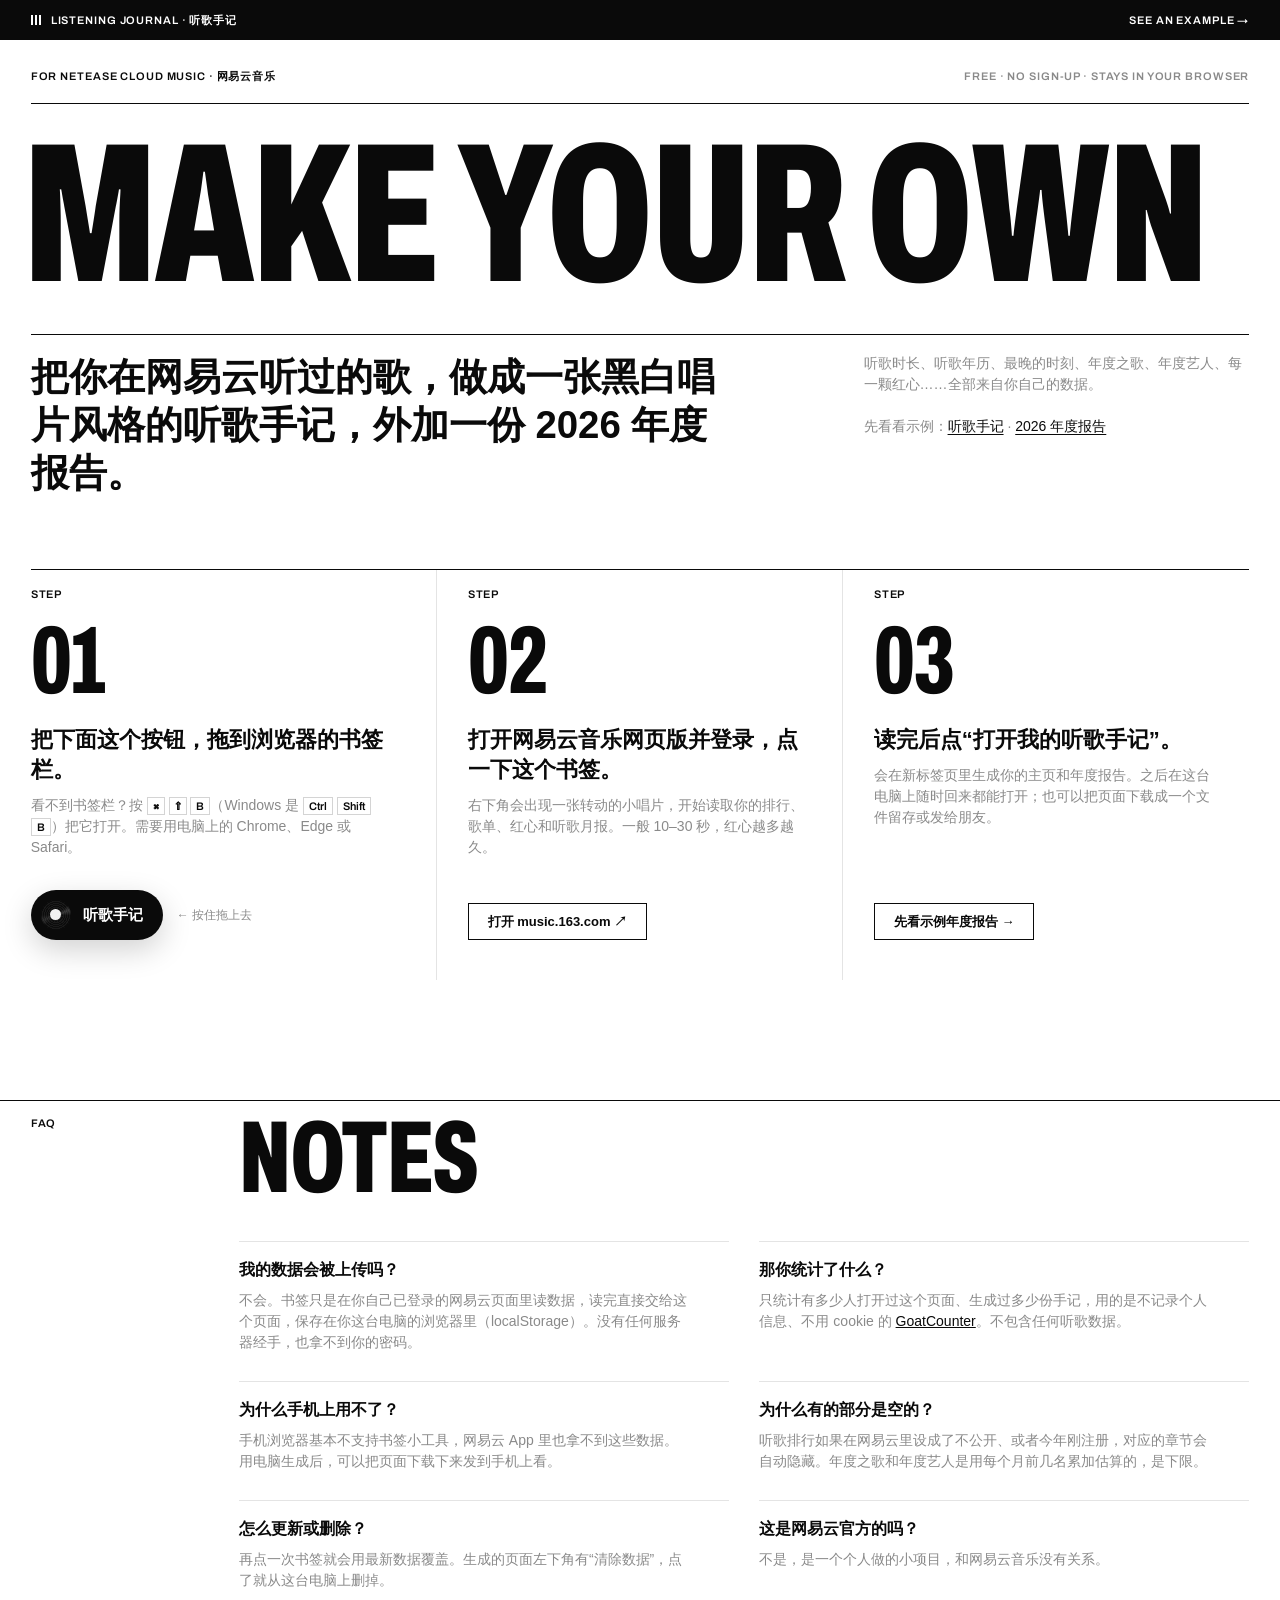
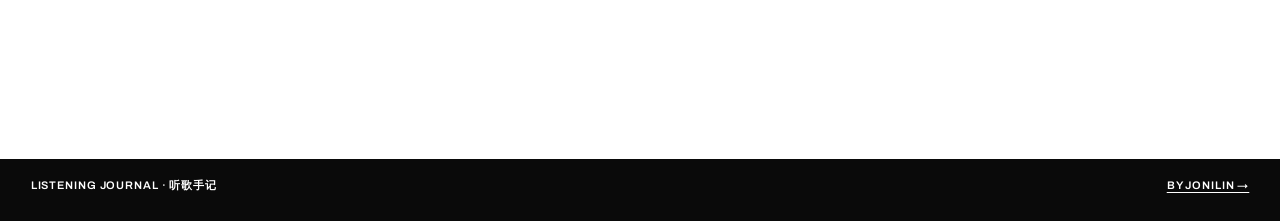
<file: make/index.html>
<!doctype html>
<html lang="zh-CN">
<head>
<meta charset="utf-8">
<link rel="icon" href="data:image/svg+xml,%3Csvg xmlns=%22http://www.w3.org/2000/svg%22 viewBox=%220 0 16 16%22%3E%3Ccircle cx=%228%22 cy=%228%22 r=%227%22/%3E%3C/svg%3E">
<meta name="viewport" content="width=device-width, initial-scale=1">
<title>做一张你自己的听歌手记</title>
<meta name="description" content="用你的网易云听歌数据，生成一份黑白唱片风格的听歌手记和 2026 年度报告。数据只在你自己的浏览器里。">
<link rel="stylesheet" href="../assets/base.css">
<style>
.top { position: sticky; top: 0; z-index: 20; background: var(--fg); color: var(--bg); height: 40px; display: flex; align-items: center; justify-content: space-between; }
.top .l { display: flex; align-items: center; gap: 10px; }
.hero { padding-top: 28px; padding-bottom: 72px; }
.hero-meta { display: flex; justify-content: space-between; padding-bottom: 18px; border-bottom: 1px solid var(--line); }
.hero h1 { font-size: clamp(88px, 15.5vw, 260px); margin: 28px 0 0 -0.04em; }
.hero .sub { display: grid; grid-template-columns: repeat(12, minmax(0, 1fr)); column-gap: var(--pad); margin-top: 36px; border-top: 1px solid var(--line); padding-top: 18px; }
.hero .sub h2 { grid-column: 1 / 8; font-family: var(--cjk); font-size: clamp(26px, 3vw, 44px); font-weight: 700; line-height: 1.25; }
.hero .sub p { grid-column: 9 / 13; font-family: var(--cjk); color: var(--g3); font-size: 14px; }
.hero .sub p a { color: var(--fg); text-decoration: underline; text-underline-offset: 3px; }

.steps { display: grid; grid-template-columns: repeat(3, minmax(0, 1fr)); border-top: 1px solid var(--line); }
.steps > div { padding: 16px var(--pad) 40px 0; border-right: 1px solid var(--hair); min-height: 360px; display: flex; flex-direction: column; }
.steps > div + div { padding-left: var(--pad); }
.steps > div:last-child { border-right: 0; }
.steps .n { font-size: 96px; margin: 18px 0 24px; }
.steps h3 { font-family: var(--cjk); font-size: 22px; font-weight: 700; line-height: 1.35; }
.steps p { font-family: var(--cjk); color: var(--g3); margin-top: 10px; max-width: 26em; }
.steps kbd { font: 600 11px/1 var(--sans); border: 1px solid var(--g2); padding: 2px 5px; color: var(--fg); }
.steps .act { margin-top: auto; padding-top: 32px; }

/* 书签按钮：像一张唱片的标签 */
.bm { display: inline-flex; align-items: center; gap: 12px; padding: 10px 20px 10px 10px; background: var(--fg); color: var(--bg); border-radius: 999px; cursor: grab;
  font: 700 15px/1 var(--cjk); box-shadow: 0 10px 30px rgba(0,0,0,.18); transition: transform .3s cubic-bezier(.2,.7,.2,1); user-select: none; }
.bm:hover { transform: translateY(-2px); }
.bm .rec-i { position: relative; width: 30px; height: 30px; flex: none; }
.bm .rec-i .spin { position: absolute; inset: 0; border-radius: 50%; animation: spin 1.8s linear infinite; }
.bm .rec-i .lbl { position: absolute; inset: 32%; border-radius: 50%; background: #F2F2F2; }
.drag { display: flex; align-items: center; gap: 14px; flex-wrap: wrap; }
.drag .hint { font-family: var(--cjk); font-size: 12px; color: var(--g3); }
.drag .hint.warn { color: var(--fg); font-weight: 600; }
.btn { display: inline-block; padding: 12px 20px; background: var(--fg); color: var(--bg); font: 600 13px/1 var(--cjk); }
.btn.ghost { background: none; color: var(--fg); box-shadow: inset 0 0 0 1px var(--fg); }

.have { display: none; justify-content: space-between; align-items: center; gap: 16px; background: var(--g1); padding: 16px var(--pad); font-family: var(--cjk); }
.have.on { display: flex; }

.faq { display: grid; grid-template-columns: repeat(12, minmax(0, 1fr)); column-gap: var(--pad); margin-top: 120px; border-top: 1px solid var(--line); padding-top: 14px; }
.faq .n { grid-column: 1 / 3; }
.faq h2 { grid-column: 3 / 9; font-size: clamp(56px, 8vw, 128px); }
.faq dl { grid-column: 3 / 13; margin-top: 40px; display: grid; grid-template-columns: repeat(2, minmax(0, 1fr)); column-gap: var(--pad); }
.faq dl div { border-top: 1px solid var(--hair); padding: 16px 0 28px; }
.faq dt { font-family: var(--cjk); font-weight: 700; font-size: 16px; }
.faq dd { font-family: var(--cjk); color: var(--g3); margin-top: 8px; max-width: 32em; }
.faq dd a { color: var(--fg); text-decoration: underline; }
.foot { margin-top: 140px; background: var(--fg); color: var(--bg); padding-top: 18px; padding-bottom: 28px; display: flex; justify-content: space-between; }
.foot a { text-decoration: underline; text-underline-offset: 3px; }

@media (max-width: 900px) {
  .steps { grid-template-columns: 1fr; }
  .steps > div, .steps > div + div { border-right: 0; border-bottom: 1px solid var(--hair); padding: 16px 0 36px; min-height: 0; }
  .hero .sub h2, .hero .sub p, .faq .n, .faq h2, .faq dl { grid-column: 1 / 13; }
  .hero .sub p { margin-top: 14px; }
  .faq dl { grid-template-columns: 1fr; }
}
</style>
</head>
<body>
<header class="top pad cap"><span class="l"><span class="eq" aria-hidden="true"><i></i><i></i><i></i></span>Listening Journal · 听歌手记</span><a href="../">See an example →</a></header>

<div class="have" id="have"><span>这台电脑上已经有你生成过的听歌手记。</span><span><a class="btn" href="../?me">打开我的 →</a></span></div>

<main>
  <section class="hero pad">
    <div class="hero-meta cap"><span>For NetEase Cloud Music · 网易云音乐</span><span class="g">Free · No sign-up · Stays in your browser</span></div>
    <h1 class="xl">Make your own</h1>
    <div class="sub">
      <h2>把你在网易云听过的歌，做成一张黑白唱片风格的听歌手记，外加一份 2026 年度报告。</h2>
      <p>听歌时长、听歌年历、最晚的时刻、年度之歌、年度艺人、每一颗红心……全部来自你自己的数据。<br><br>先看看示例：<a href="../">听歌手记</a> · <a href="../2026/">2026 年度报告</a></p>
    </div>
  </section>

  <section class="pad">
    <div class="steps">
      <div><span class="cap">Step</span><div class="n xl">01</div>
        <h3>把下面这个按钮，拖到浏览器的书签栏。</h3>
        <p>看不到书签栏？按 <kbd>⌘</kbd> <kbd>⇧</kbd> <kbd>B</kbd>（Windows 是 <kbd>Ctrl</kbd> <kbd>Shift</kbd> <kbd>B</kbd>）把它打开。需要用电脑上的 Chrome、Edge 或 Safari。</p>
        <div class="act drag"><a class="bm" id="bm" href="#" title="拖到书签栏"><span class="rec-i"><span class="spin vinyl-face"><span class="lbl"></span></span><span class="sheen"></span></span>听歌手记</a><span class="hint" id="hint">← 按住拖上去</span></div></div>
      <div><span class="cap">Step</span><div class="n xl">02</div>
        <h3>打开网易云音乐网页版并登录，点一下这个书签。</h3>
        <p>右下角会出现一张转动的小唱片，开始读取你的排行、歌单、红心和听歌月报。一般 10–30 秒，红心越多越久。</p>
        <div class="act"><a class="btn ghost" href="https://music.163.com/" target="_blank" rel="noopener">打开 music.163.com ↗</a></div></div>
      <div><span class="cap">Step</span><div class="n xl">03</div>
        <h3>读完后点“打开我的听歌手记”。</h3>
        <p>会在新标签页里生成你的主页和年度报告。之后在这台电脑上随时回来都能打开；也可以把页面下载成一个文件留存或发给朋友。</p>
        <div class="act"><a class="btn ghost" href="../2026/">先看示例年度报告 →</a></div></div>
    </div>
  </section>

  <section class="faq pad">
    <span class="n cap">FAQ</span><h2 class="xl">Notes</h2>
    <dl>
      <div><dt>我的数据会被上传吗？</dt><dd>不会。书签只是在你自己已登录的网易云页面里读数据，读完直接交给这个页面，保存在你这台电脑的浏览器里（localStorage）。没有任何服务器经手，也拿不到你的密码。</dd></div>
      <div><dt>那你统计了什么？</dt><dd>只统计有多少人打开过这个页面、生成过多少份手记，用的是不记录个人信息、不用 cookie 的 <a href="https://www.goatcounter.com/" target="_blank" rel="noopener">GoatCounter</a>。不包含任何听歌数据。</dd></div>
      <div><dt>为什么手机上用不了？</dt><dd>手机浏览器基本不支持书签小工具，网易云 App 里也拿不到这些数据。用电脑生成后，可以把页面下载下来发到手机上看。</dd></div>
      <div><dt>为什么有的部分是空的？</dt><dd>听歌排行如果在网易云里设成了不公开、或者今年刚注册，对应的章节会自动隐藏。年度之歌和年度艺人是用每个月前几名累加估算的，是下限。</dd></div>
      <div><dt>怎么更新或删除？</dt><dd>再点一次书签就会用最新数据覆盖。生成的页面左下角有“清除数据”，点了就从这台电脑上删掉。</dd></div>
      <div><dt>这是网易云官方的吗？</dt><dd>不是，是一个个人做的小项目，和网易云音乐没有关系。</dd></div>
    </dl>
  </section>
</main>

<footer class="foot pad cap"><span>Listening Journal · 听歌手记</span><a href="../">By JoniLin →</a></footer>

<script src="../assets/stats.js"></script>
<script>
const BASE = new URL('..', location.href).href;
const code = `(function(){var s=document.createElement('script');s.src='${BASE}make/collect.js?t='+Date.now();document.body.appendChild(s);})();`;
const bm = document.getElementById('bm'), hint = document.getElementById('hint');
bm.href = 'javascript:' + encodeURIComponent(code);
bm.addEventListener('click', e => { e.preventDefault(); hint.textContent = '要拖到书签栏，不是点击它 ↑'; hint.classList.add('warn'); });
bm.addEventListener('dragstart', () => mjCount('event/bookmark-drag', '拖动了书签'));
if (localStorage.getItem('mj:data')) document.getElementById('have').classList.add('on');
</script>
</body>
</html>
</file>
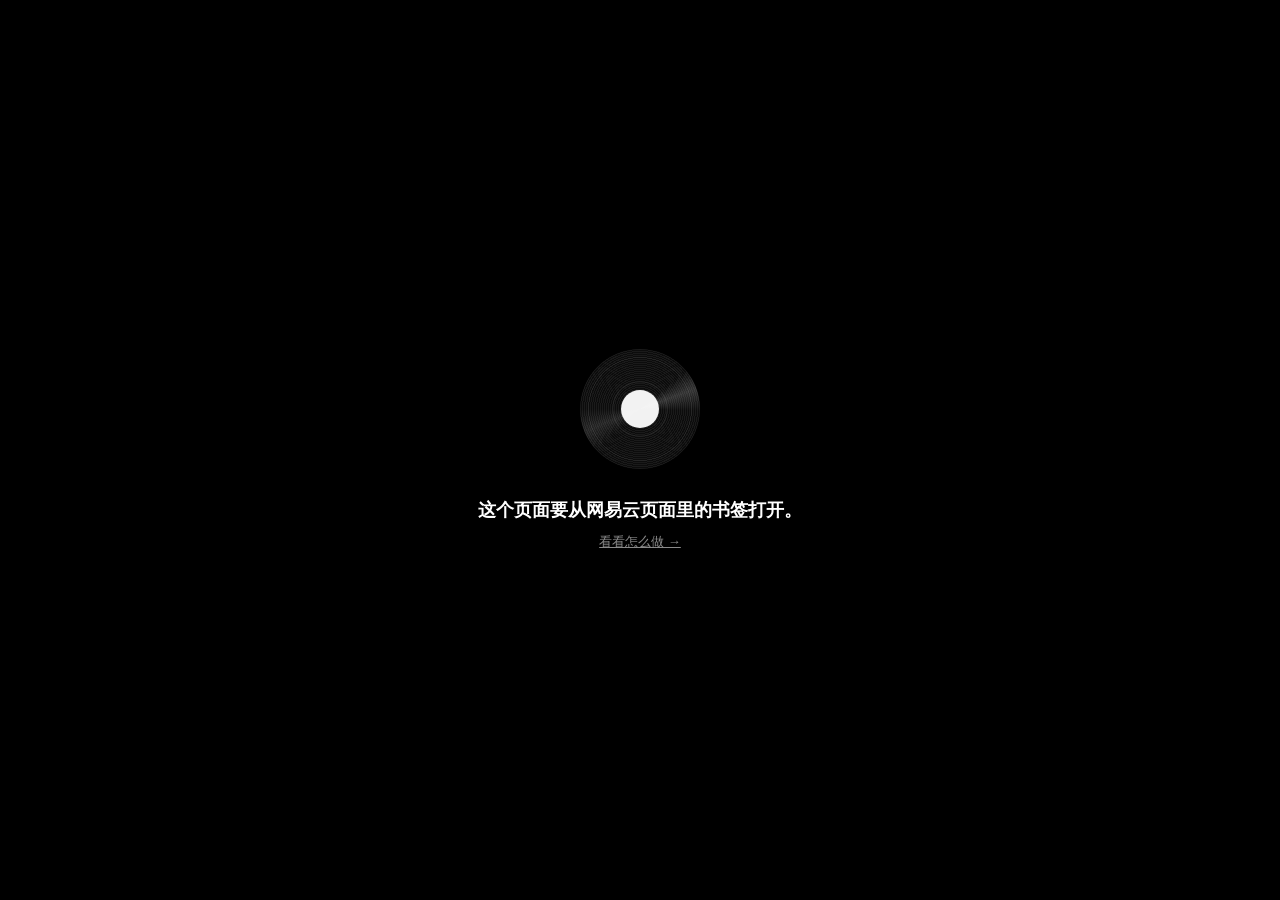
<file: make/receive.html>
<!doctype html>
<html lang="zh-CN">
<head>
<meta charset="utf-8">
<meta name="viewport" content="width=device-width, initial-scale=1">
<title>正在生成 — 听歌手记</title>
<link rel="icon" href="data:image/svg+xml,%3Csvg xmlns=%22http://www.w3.org/2000/svg%22 viewBox=%220 0 16 16%22%3E%3Ccircle cx=%228%22 cy=%228%22 r=%227%22/%3E%3C/svg%3E">
<link rel="stylesheet" href="../assets/base.css">
<style>
body { background: #000; color: #fff; min-height: 100vh; display: grid; place-items: center; }
.w { text-align: center; }
.disc { position: relative; width: 120px; height: 120px; margin: 0 auto 28px; }
.disc .spin { position: absolute; inset: 0; border-radius: 50%; animation: spin 1.8s linear infinite; }
.disc .lbl { position: absolute; inset: 34%; border-radius: 50%; background: #F2F2F2; }
p { font-family: var(--cjk); font-size: 18px; font-weight: 600; }
.g { margin-top: 8px; font-size: 13px; font-weight: 400; }
a { text-decoration: underline; }
</style>
</head>
<body>
<div class="w"><div class="disc"><span class="spin vinyl-face"><span class="lbl"></span></span><span class="sheen"></span></div>
  <p id="m">正在接收你的听歌数据…</p><p class="g" id="s">数据从网易云页面直接传到这里，只保存在这台电脑的浏览器里。</p></div>
<script src="../assets/stats.js"></script>
<script>
const SRC = 'https://music.163.com', $ = s => document.querySelector(s);
const ok = d => d && d.music && d.music.profile && Array.isArray(d.music.liked) && Array.isArray(d.music.allTime);
addEventListener('message', e => {
  if (e.origin !== SRC || !e.data || e.data.type !== 'mj-data' || !ok(e.data.payload)) return;
  save(e.data.payload);
});
const save = d => {
  try { localStorage.setItem('mj:data', JSON.stringify(d)); }
  catch (err) { $('#m').textContent = '浏览器的存储空间不够，保存失败了。'; return; }
  mjCount('event/generated', '生成了一份听歌手记');
  $('#m').textContent = `${d.music.profile.nick}，你的听歌手记好了。`;
  setTimeout(() => location.replace('../?me'), 900);
};
const dec = async b64 => { const bin = atob(b64.replace(/-/g, '+').replace(/_/g, '/'));
  const st = new Blob([Uint8Array.from(bin, c => c.charCodeAt(0))]).stream().pipeThrough(new DecompressionStream('gzip'));
  return JSON.parse(await new Response(st).text()); };
const h = location.hash.match(/^#d=([\w-]+)$/);
if (h) {
  history.replaceState(null, '', location.pathname);   // 数据不留在地址栏
  dec(h[1]).then(d => ok(d) ? save(d) : Promise.reject()).catch(() => { $('#m').textContent = '数据不完整，请回到网易云页面再点一次书签。'; });
} else if (window.opener) window.opener.postMessage({ type: 'mj-ready' }, SRC);
else { $('#m').textContent = '这个页面要从网易云页面里的书签打开。'; $('#s').innerHTML = '<a href="./">看看怎么做 →</a>'; }
</script>
</body>
</html>
</file>
<file: assets/base.css>
/* 听歌手记 · v2
   参考：NTS / Warp / ECM / XL Recordings 的官网 —— 纯黑白、粗无衬线、颜色只来自专辑封面。
   原则：版面不加任何装饰色，所有色彩都是你听的唱片本身。 */
@import url('https://fonts.googleapis.com/css2?family=Archivo:wdth,wght@62..125,300..900&display=swap');

:root {
  --bg: #FFFFFF;
  --fg: #0A0A0A;
  --g1: #F2F2F2;
  --g2: #D4D4D4;
  --g3: #8A8A8A;
  --line: #0A0A0A;
  --hair: #E4E4E4;
  --sans: 'Archivo', -apple-system, 'PingFang SC', 'Hiragino Sans GB', 'Noto Sans SC', sans-serif;
  --cjk: -apple-system, 'PingFang SC', 'Hiragino Sans GB', 'Noto Sans SC', sans-serif;
  --pad: clamp(16px, 2.4vw, 32px);
}

* { box-sizing: border-box; margin: 0; padding: 0; }
html { -webkit-font-smoothing: antialiased; }
body { background: var(--bg); color: var(--fg); font-family: var(--sans); font-size: 14px; line-height: 1.5; }
a { color: inherit; text-decoration: none; }
img { display: block; max-width: 100%; }
ol, ul { list-style: none; }
::selection { background: var(--fg); color: var(--bg); }

/* 字体角色 */
.xl { font-stretch: 62%; font-weight: 800; line-height: .84; letter-spacing: -.01em; text-transform: uppercase; }
.cap { font-size: 11px; font-weight: 600; letter-spacing: .08em; text-transform: uppercase; }
.zh { font-family: var(--cjk); }
.g { color: var(--g3); }
.tnum { font-variant-numeric: tabular-nums; }

/* 网格 */
.pad { padding-left: var(--pad); padding-right: var(--pad); }
.grid { display: grid; grid-template-columns: repeat(12, 1fr); column-gap: var(--pad); }

/* 封面：保持原色，只在加载前用灰块占位 */
.art { background: var(--g1); object-fit: cover; aspect-ratio: 1; width: 100%; }

.reveal { opacity: 0; transform: translateY(24px); transition: opacity .8s cubic-bezier(.2,.7,.2,1), transform .8s cubic-bezier(.2,.7,.2,1); }
.reveal.in { opacity: 1; transform: none; }
@media (prefers-reduced-motion: reduce) { .reveal { opacity: 1; transform: none; transition: none; } }

/* 换行：标题均衡断行，正文避免最后一行只剩一两个字 */
/* 用 text-wrap-style：只改断行质量，不会把子元素的 nowrap 改回可换行 */
h1, h2, h3, h4 { text-wrap-style: balance; }
p, li, small { text-wrap-style: pretty; }
.cl { display: inline-block; }

/* ---------- 唱片元素（v3）----------
   参考：黑胶唱片本身（纹路、标签、33⅓ 转）、唱片封套背面的目录号与 liner notes、
   Peter Saville 为 Joy Division《Unknown Pleasures》做的脉冲叠线图。
   只用黑白和封面原色，不加装饰色。 */

/* 黑胶纹路：细密的同心圆 + 不随旋转移动的反光 */
.vinyl-face { border-radius: 50%; background:
  radial-gradient(circle, transparent 0 31%, rgba(255,255,255,.06) 31.5% 32.2%, transparent 32.8% 60%, rgba(255,255,255,.05) 60.5% 61%, transparent 61.5%),
  repeating-radial-gradient(circle, #0c0c0c 0 1px, #1a1a1a 1px 2px); }
.sheen { position: absolute; inset: 0; border-radius: 50%; pointer-events: none;
  background: conic-gradient(from 20deg, transparent 0 30deg, rgba(255,255,255,.16) 50deg, transparent 72deg 205deg, rgba(255,255,255,.10) 228deg, transparent 250deg); }

/* 回到顶部：一张小黑胶，随滚动转动，外圈是读到哪里的进度 */
.rec { position: fixed; right: 20px; bottom: 20px; z-index: 40; width: 52px; height: 52px; padding: 0; border: 0; background: none; color: inherit; cursor: pointer;
  opacity: 0; transform: translateY(14px); pointer-events: none; transition: opacity .5s, transform .5s cubic-bezier(.2,.7,.2,1); }
.rec.on { opacity: 1; transform: none; pointer-events: auto; }
.rec svg { position: absolute; inset: 0; transform: rotate(-90deg); overflow: visible; }
.rec circle { fill: none; stroke: currentColor; stroke-width: 1.25; }
.rec circle.track { opacity: .18; }
.rec .disc { position: absolute; inset: 5px; box-shadow: 0 8px 20px rgba(0,0,0,.28); transition: transform .3s cubic-bezier(.2,.7,.2,1); }
.rec .spin { position: absolute; inset: 0; border-radius: 50%; }
.rec .lbl { position: absolute; inset: 31%; border-radius: 50%; background: #333 center / cover; }
.rec .lbl::after { content: ''; position: absolute; left: 50%; top: 50%; width: 3px; height: 3px; margin: -1.5px; border-radius: 50%; background: #fff; }
.rec .tip { position: absolute; right: 62px; top: 50%; transform: translate(6px, -50%); white-space: nowrap; background: #0A0A0A; color: #fff; padding: 6px 9px;
  font: 600 10px/1 var(--sans); letter-spacing: .08em; text-transform: uppercase; opacity: 0; pointer-events: none; transition: opacity .2s, transform .2s; }
.rec:hover .disc, .rec:focus-visible .disc { transform: scale(1.07); }
.rec:hover .tip, .rec:focus-visible .tip { opacity: 1; transform: translate(0, -50%); }
@media (max-width: 720px) { .rec { right: 14px; bottom: 14px; width: 46px; height: 46px; } .rec .tip { display: none; } }

/* 均衡器：三根跳动的细条，表示“正在播放” */
.eq { display: inline-flex; align-items: flex-end; gap: 2px; height: 10px; }
.eq i { width: 2px; height: 100%; background: currentColor; transform-origin: bottom; animation: eq 1s ease-in-out infinite alternate; }
.eq i:nth-child(2) { animation-duration: .7s; animation-delay: -.3s; }
.eq i:nth-child(3) { animation-duration: 1.3s; animation-delay: -.6s; }
@keyframes eq { 0% { transform: scaleY(.25); } 100% { transform: scaleY(1); } }
@keyframes spin { to { transform: rotate(360deg); } }
@media (prefers-reduced-motion: reduce) { .eq i { animation: none; transform: scaleY(.6); } }

/* 访客本地版本的小工具条 */
.mj-bar { position: fixed; left: 20px; bottom: 20px; z-index: 41; display: flex; align-items: center; gap: 2px; background: #0A0A0A; color: #fff; padding: 4px 4px 4px 12px; font-size: 10px; box-shadow: 0 8px 24px rgba(0,0,0,.25); }
.mj-bar span { margin-right: 8px; opacity: .6; }
.mj-bar button { font: inherit; letter-spacing: inherit; text-transform: inherit; color: inherit; background: none; border: 0; padding: 7px 9px; cursor: pointer; }
.mj-bar button:hover { background: #fff; color: #0A0A0A; }
@media (max-width: 720px) { .mj-bar { left: 10px; right: 70px; bottom: 14px; overflow-x: auto; } .mj-bar span { display: none; } }

/* ---------- 唱片内页 Liner Notes：从右边抽出来的一页白纸 ---------- */
html.ln-open { overflow: hidden; }
.ln-back { position: fixed; inset: 0; z-index: 60; background: rgba(0,0,0,.42); backdrop-filter: blur(2px); opacity: 0; pointer-events: none; transition: opacity .45s; }
html.ln-open .ln-back { opacity: 1; pointer-events: auto; }
.ln { position: fixed; top: 0; right: 0; bottom: 0; z-index: 61; width: min(620px, 100vw); background: #fff; color: #0A0A0A; display: flex; flex-direction: column;
  transform: translateX(104%); visibility: hidden; transition: transform .6s cubic-bezier(.2,.75,.15,1), visibility 0s .6s; }
.ln.on { transform: none; visibility: visible; transition: transform .6s cubic-bezier(.2,.75,.15,1); box-shadow: -30px 0 80px rgba(0,0,0,.25); }
.ln-top { display: flex; justify-content: space-between; align-items: center; gap: 16px; height: 44px; padding: 0 28px; border-bottom: 1px solid #0A0A0A; flex: none; }
.ln-top button, .ln-nav button { font: inherit; letter-spacing: inherit; text-transform: inherit; background: none; border: 0; color: inherit; cursor: pointer; padding: 6px 0; }
.ln-top button:hover, .ln-nav button:hover { text-decoration: underline; text-underline-offset: 3px; }
.ln-body { flex: 1; overflow-y: auto; padding: 32px 28px 40px; overscroll-behavior: contain; }
.ln-hero { display: grid; grid-template-columns: 168px minmax(0, 1fr); gap: 28px; align-items: end; }
.ln-cv { position: relative; }
.ln-cv .art { position: relative; z-index: 1; box-shadow: 0 18px 40px rgba(0,0,0,.18); }
.ln-cv.round .art { border-radius: 50%; }
.ln-disc { position: absolute; top: 3%; left: 3%; width: 94%; aspect-ratio: 1; border-radius: 50%; transition: transform 1.1s cubic-bezier(.2,.7,.2,1) .35s; }
.ln.on .ln-disc { transform: translateX(34%); }
.ln-disc .spin { position: absolute; inset: 0; border-radius: 50%; animation: spin 1.8s linear infinite; }
.ln-disc .lbl { position: absolute; inset: 33%; border-radius: 50%; background: center / cover; }
.ln-hero:has(.ln-disc) { grid-template-columns: 168px minmax(0, 1fr); column-gap: 88px; }
.ln-ttl h2 { font-family: var(--cjk); font-size: clamp(30px, 4vw, 44px); font-weight: 800; line-height: 1.1; margin: 10px 0 8px; overflow-wrap: anywhere; }
.ln-tag { font-family: var(--cjk); font-size: 21px; font-weight: 600; line-height: 1.45; margin-top: 32px; padding-top: 16px; border-top: 1px solid #0A0A0A; }
.ln-you { display: grid; grid-template-columns: repeat(3, minmax(0, 1fr)); margin-top: 24px; border-top: 1px solid #E4E4E4; }
.ln-you div { padding: 12px 12px 0 0; }
.ln-you b { display: block; font-size: 46px; line-height: .9; }
.ln-you span { display: block; font-family: var(--cjk); font-size: 12px; color: #8A8A8A; margin-top: 6px; }
.ln-line { font-family: var(--cjk); font-size: 14px; line-height: 1.7; margin-top: 18px; padding: 12px 14px; background: #F2F2F2; }
.ln section { margin-top: 36px; }
.ln h4 { padding-bottom: 8px; border-bottom: 1px solid #0A0A0A; }
.ln dl div { display: grid; grid-template-columns: 112px minmax(0, 1fr); gap: 12px; padding: 9px 0; border-bottom: 1px solid #E4E4E4; }
.ln dt { color: #8A8A8A; padding-top: 2px; }
.ln dd { font-family: var(--cjk); font-size: 14px; }
.ln section p { font-family: var(--cjk); font-size: 15px; line-height: 1.85; margin-top: 14px; }
.ln section p:first-of-type { font-size: 17px; }
.ln-none { font-family: var(--cjk); font-size: 12px; color: #8A8A8A; margin-top: 14px; line-height: 1.6; }
.ln-chips { display: flex; flex-wrap: wrap; gap: 6px; margin-top: 14px; }
.ln-chips li { font-family: var(--cjk); font-size: 13px; padding: 6px 12px; border: 1px solid #0A0A0A; border-radius: 999px; }
.ln-rel li { border-bottom: 1px solid #E4E4E4; }
.ln-rel button { width: 100%; display: grid; grid-template-columns: 44px minmax(0, 1fr) 20px; gap: 14px; align-items: center; padding: 8px 0; background: none; border: 0; cursor: pointer; text-align: left; color: inherit; font: inherit; }
.ln-rel button:hover { background: #F2F2F2; }
.ln-rel .art.round { border-radius: 50%; }
.ln-rel b { display: block; font-family: var(--cjk); font-weight: 600; white-space: nowrap; overflow: hidden; text-overflow: ellipsis; }
.ln-rel small { display: block; margin-top: 2px; font-size: 10px; }
.ln-src { counter-reset: s; margin-top: 10px; }
.ln-src li { counter-increment: s; display: grid; grid-template-columns: 26px 1fr; font-size: 12px; padding: 5px 0; }
.ln-src li::before { content: counter(s, decimal-leading-zero); color: #8A8A8A; font-weight: 600; }
.ln-src a { font-family: var(--cjk); text-decoration: underline; text-decoration-color: #D4D4D4; text-underline-offset: 3px; overflow-wrap: anywhere; }
.ln-src a:hover { text-decoration-color: currentColor; }
.ln-foot { margin-top: 48px; padding-top: 12px; border-top: 1px solid #E4E4E4; font-size: 10px; line-height: 1.6; }
.ln-nav { display: flex; justify-content: space-between; gap: 16px; height: 48px; align-items: center; padding: 0 28px; border-top: 1px solid #0A0A0A; flex: none; }
.ln-nav button { max-width: 48%; white-space: nowrap; overflow: hidden; text-overflow: ellipsis; }
[data-note] { cursor: pointer; }
.has-note { display: inline-block; margin-left: 8px; padding: 2px 5px 1px; font: 700 9px/1.2 var(--sans); letter-spacing: .08em; text-transform: uppercase; border: 1px solid currentColor; vertical-align: 2px; }
@media (max-width: 720px) {
  .ln-top, .ln-body, .ln-nav { padding-left: 18px; padding-right: 18px; }
  .ln-hero, .ln-hero:has(.ln-disc) { grid-template-columns: 112px minmax(0, 1fr); column-gap: 52px; }
  .ln-you b { font-size: 34px; }
  .ln dl div { grid-template-columns: 88px minmax(0, 1fr); }
}
@media (prefers-reduced-motion: reduce) { .ln, .ln-disc { transition: none; } .ln-disc .spin { animation: none; } }

/* ---------- 背景音乐：左下角一颗黑色小按钮，悬停时展开曲目信息 ---------- */
.bgm { position: fixed; left: 20px; bottom: 20px; z-index: 40; display: flex; align-items: center; background: #0A0A0A; color: #fff; border-radius: 999px;
  box-shadow: 0 0 0 1px rgba(255,255,255,.14), 0 10px 28px rgba(0,0,0,.28); height: 46px; max-width: 46px; overflow: hidden; transition: max-width .55s cubic-bezier(.2,.7,.2,1); }
.bgm-btn { flex: none; width: 46px; height: 46px; border: 0; border-radius: 50%; background: none; color: inherit; cursor: pointer; display: grid; place-items: center; }
.bgm-btn .eq { height: 13px; gap: 3px; }
.bgm-btn .eq i { width: 2px; }
.bgm:not(.on) .eq i { animation-play-state: paused; transform: scaleY(.28); transition: transform .4s; }
.bgm-info { display: flex; flex-direction: column; gap: 0; padding: 0 20px 0 4px; white-space: nowrap; opacity: 0; transition: opacity .3s; }
.bgm-t { font: 700 11px/1.2 var(--sans); letter-spacing: .06em; text-transform: uppercase; }
.bgm-zh { font: 12px/1.35 var(--cjk); opacity: .6; }
.bgm-meta { display: flex; gap: 14px; margin-top: 2px; font: 600 10px/1.4 var(--sans); letter-spacing: .06em; text-transform: uppercase; }
.bgm-meta button, .bgm-meta a { font: inherit; letter-spacing: inherit; text-transform: inherit; color: inherit; background: none; border: 0; padding: 0; cursor: pointer; opacity: .55; }
.bgm-meta button:hover, .bgm-meta a:hover { opacity: 1; text-decoration: underline; text-underline-offset: 3px; }
.bgm-hint { display: none; font: 12px/1.4 var(--cjk); opacity: .8; }
/* 触屏上点过以后 :hover 会一直留着，所以只在真正能悬停的设备上悬停展开 */
.bgm:focus-visible, .bgm:has(:focus-visible), .bgm.wait { max-width: 420px; }
.bgm:has(:focus-visible) .bgm-info, .bgm.wait .bgm-info { opacity: 1; }
@media (hover: hover) { .bgm:hover { max-width: 420px; } .bgm:hover .bgm-info { opacity: 1; } }
.bgm.wait .bgm-hint { display: block; }
.bgm.wait .bgm-t, .bgm.wait .bgm-zh, .bgm.wait .bgm-meta { display: none; }
/* 第一次响起时，曲目信息露出几秒再收起 */
.bgm.on.heard { animation: bgm-peek 6s ease forwards; }
.bgm.on.heard .bgm-info { animation: bgm-peek-i 6s ease forwards; }
@keyframes bgm-peek { 0%, 80% { max-width: 420px; } 100% { max-width: 46px; } }
@keyframes bgm-peek-i { 0%, 75% { opacity: 1; } 100% { opacity: 0; } }
@media (hover: hover) { .bgm.on.heard:hover { animation: none; max-width: 420px; } .bgm.on.heard:hover .bgm-info { animation: none; opacity: 1; } }
body:has(.bgm) .mj-bar { bottom: 76px; }
@media (max-width: 720px) { .bgm { left: 14px; bottom: 14px; }
  /* 收起时文字不能换行，否则会把按钮撑成一根竖条 */
  .bgm-info > * { max-width: calc(100vw - 150px); overflow: hidden; text-overflow: ellipsis; }
  /* 手机上提示只露几秒，不长时间挡住内容 */
  .bgm.wait { animation: bgm-peek 7s ease forwards; } .bgm.wait .bgm-info { animation: bgm-peek-i 7s ease forwards; }
  @keyframes bgm-peek { 0%, 80% { max-width: calc(100vw - 90px); } 100% { max-width: 46px; } } }
@media (prefers-reduced-motion: reduce) { .bgm, .bgm-info { transition: none; } .bgm.on.heard, .bgm.on.heard .bgm-info { animation: none; } }
</file>
